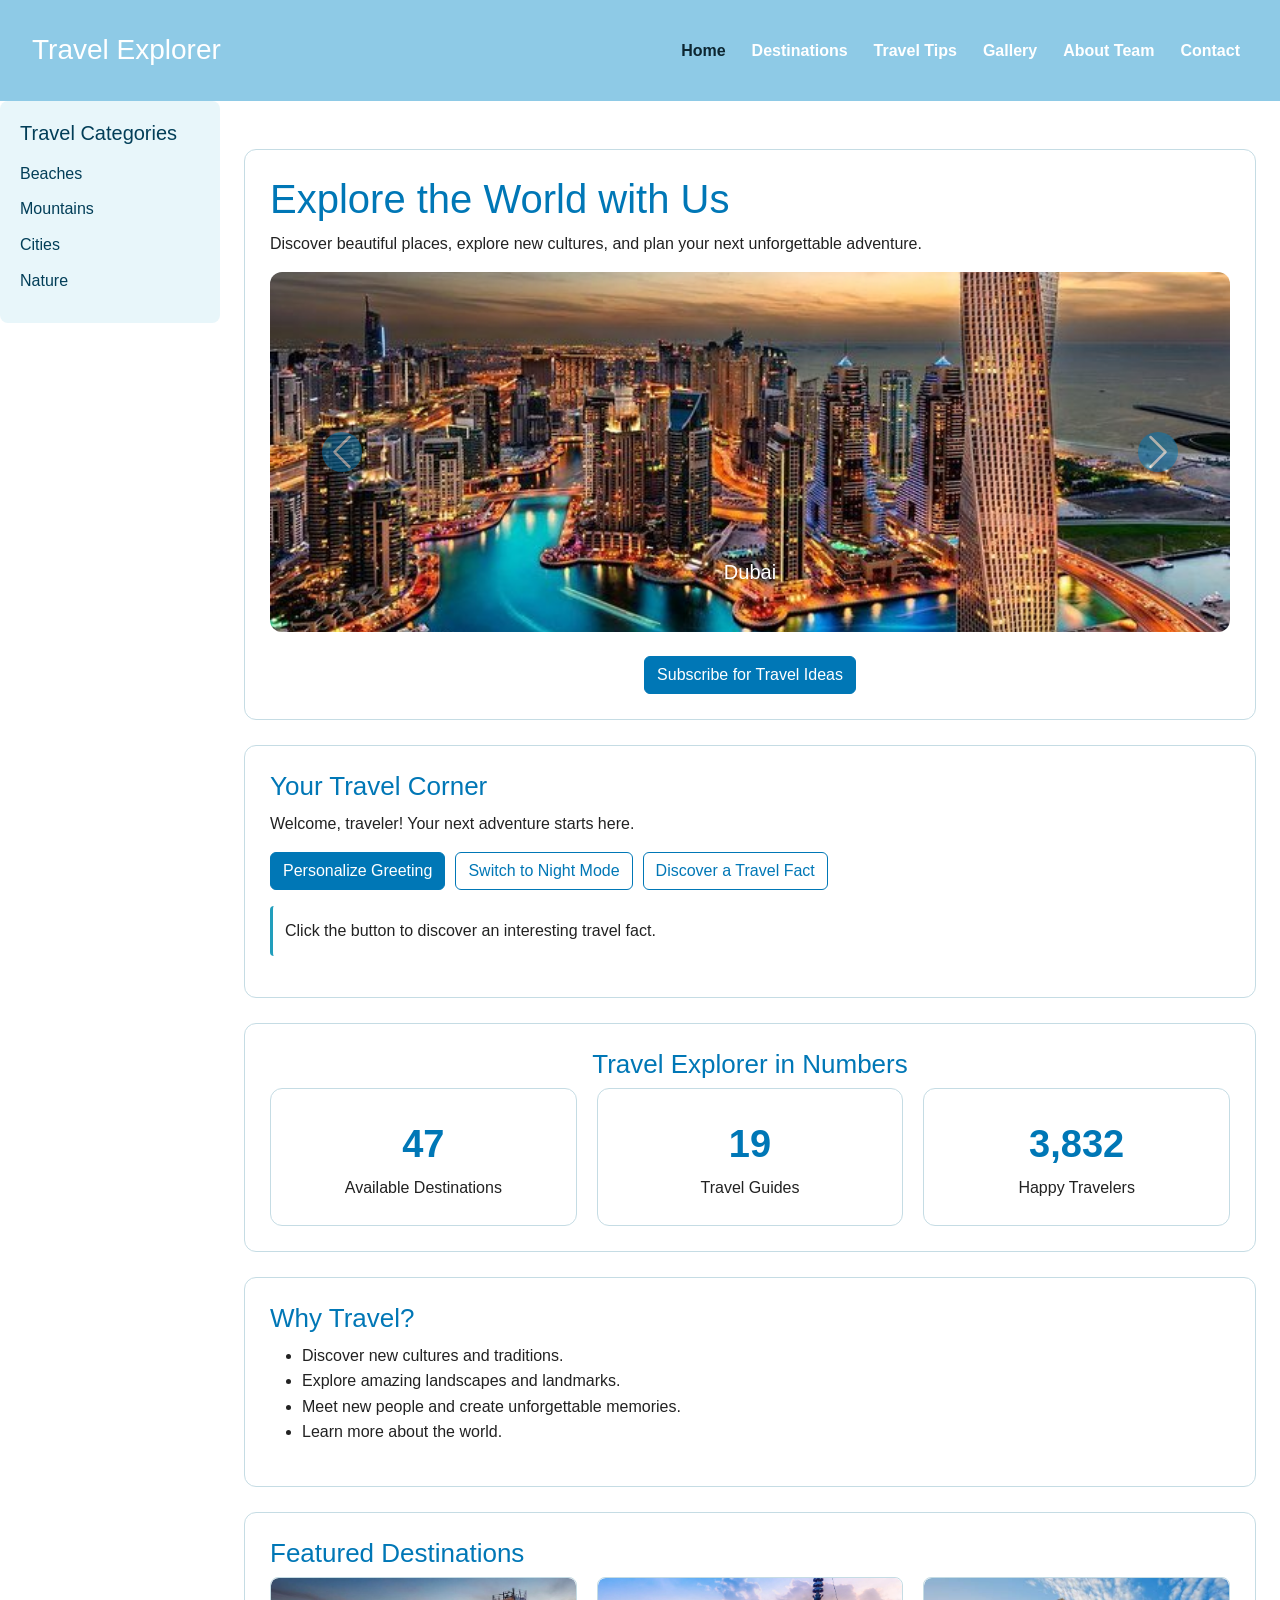
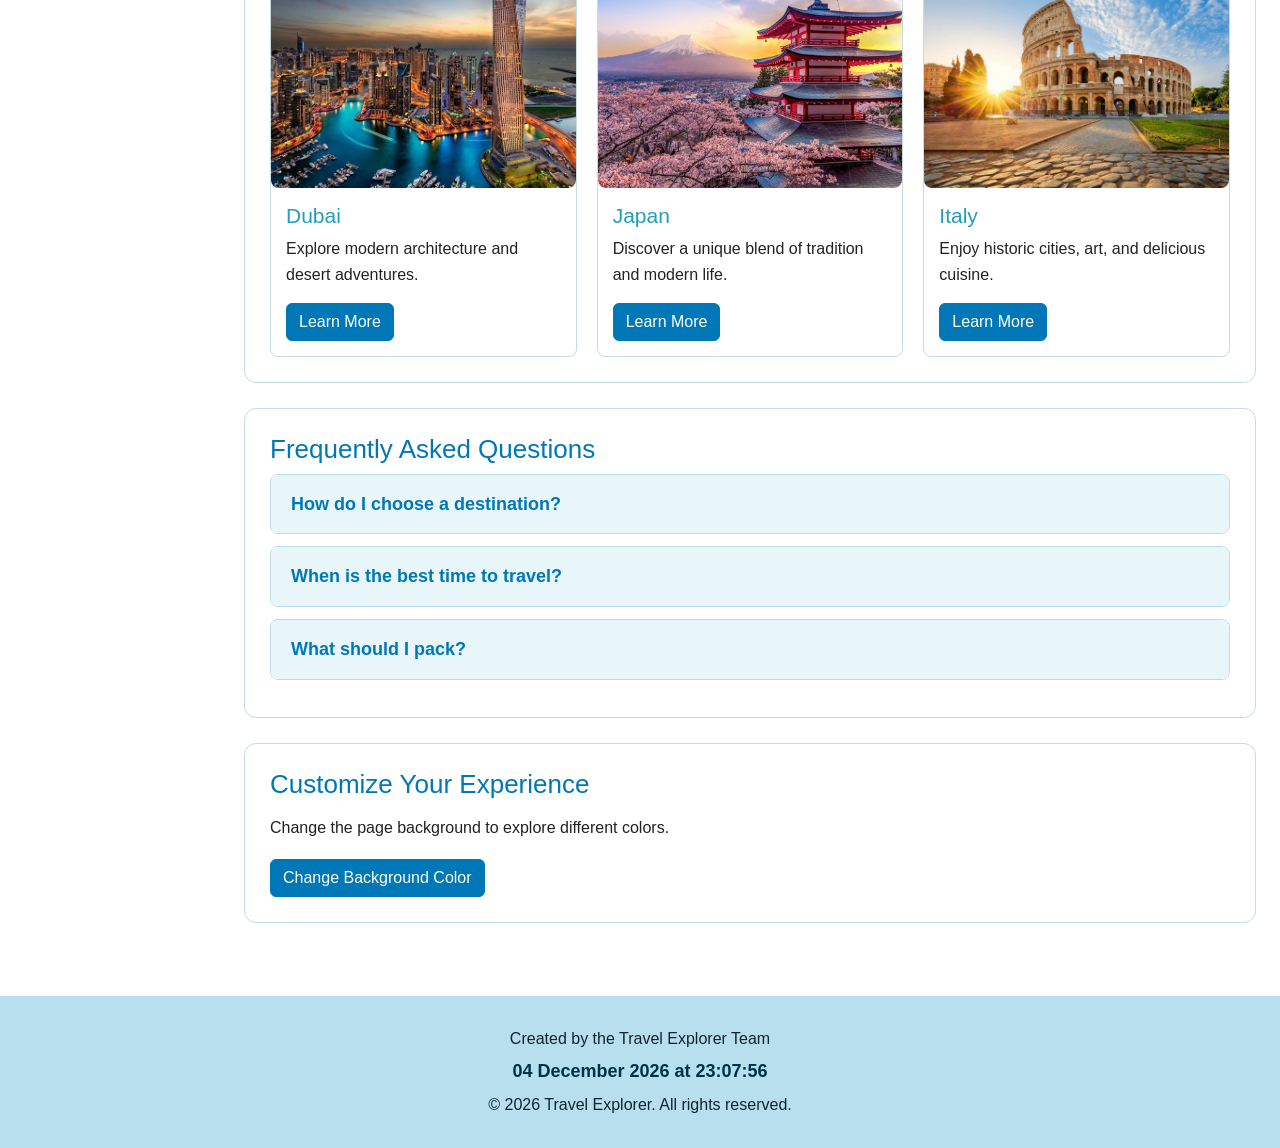
<file: index.html>
<!DOCTYPE html>
<html lang="en">

<head>
    <meta charset="UTF-8">
    <meta name="viewport" content="width=device-width, initial-scale=1.0">
    <title>Travel Explorer - Home</title>

    <link href="https://cdn.jsdelivr.net/npm/bootstrap@5.3.3/dist/css/bootstrap.min.css" rel="stylesheet">
    <link rel="stylesheet" href="css/style.css">
    <script src="https://code.jquery.com/jquery-3.7.1.min.js"></script>
</head>

<body>

    <div id="scrollProgress"></div>

    <header class="site-header">
        <nav class="navbar navbar-expand-lg" aria-label="Main navigation">
            <div class="container-fluid">

                <a class="navbar-brand" href="index.html">Travel Explorer</a>

                <button class="navbar-toggler" type="button" data-bs-toggle="collapse"
                    data-bs-target="#mainNavbar" aria-controls="mainNavbar"
                    aria-expanded="false" aria-label="Toggle navigation">
                    <span class="navbar-toggler-icon"></span>
                </button>

                <div class="collapse navbar-collapse" id="mainNavbar">
                    <ul class="navbar-nav ms-auto">

                        <li class="nav-item">
                            <a class="nav-link active" href="index.html">Home</a>
                        </li>

                        <li class="nav-item">
                            <a class="nav-link" href="destinations.html">Destinations</a>
                        </li>

                        <li class="nav-item">
                            <a class="nav-link" href="tips.html">Travel Tips</a>
                        </li>

                        <li class="nav-item">
                            <a class="nav-link" href="gallery.html">Gallery</a>
                        </li>

                        <li class="nav-item">
                            <a class="nav-link" href="about.html">About Team</a>
                        </li>

                        <li class="nav-item">
                            <a class="nav-link" href="contact.html">Contact</a>
                        </li>

                    </ul>
                </div>
            </div>
        </nav>
    </header>

    <div class="page-layout">

        <aside class="sidebar">
            <h2>Travel Categories</h2>
            <ul>
                <li><a href="destinations.html">Beaches</a></li>
                <li><a href="destinations.html">Mountains</a></li>
                <li><a href="destinations.html">Cities</a></li>
                <li><a href="destinations.html">Nature</a></li>
            </ul>
        </aside>

        <main class="page-main container py-4">

            <section class="content-box">

                <h1>Explore the World with Us</h1>

                <p>
                    Discover beautiful places, explore new cultures,
                    and plan your next unforgettable adventure.
                </p>

                <div id="travelCarousel" class="carousel slide" data-bs-ride="carousel">

                    <div class="carousel-inner">

                        <div class="carousel-item active">
                            <img src="images/dubai.jpg" class="d-block w-100" alt="Dubai">
                            <div class="carousel-caption"><h5>Dubai</h5></div>
                        </div>

                        <div class="carousel-item">
                            <img src="images/japan.jpg" class="d-block w-100" alt="Japan">
                            <div class="carousel-caption"><h5>Japan</h5></div>
                        </div>

                        <div class="carousel-item">
                            <img src="images/italy.jpeg" class="d-block w-100" alt="Italy">
                            <div class="carousel-caption"><h5>Italy</h5></div>
                        </div>

                        <div class="carousel-item">
                            <img src="images/greece.jpg" class="d-block w-100" alt="Greece">
                            <div class="carousel-caption"><h5>Greece</h5></div>
                        </div>

                        <div class="carousel-item">
                            <img src="images/bora-bora.jpeg" class="d-block w-100" alt="Bora Bora">
                            <div class="carousel-caption"><h5>Bora Bora</h5></div>
                        </div>

                        <div class="carousel-item">
                            <img src="images/netherlands.jpeg" class="d-block w-100" alt="Netherlands">
                            <div class="carousel-caption"><h5>Netherlands</h5></div>
                        </div>

                        <div class="carousel-item">
                            <img src="images/switzerland.jpeg" class="d-block w-100" alt="Switzerland">
                            <div class="carousel-caption"><h5>Switzerland</h5></div>
                        </div>

                        <div class="carousel-item">
                            <img src="images/paris.jpeg" class="d-block w-100" alt="Paris">
                            <div class="carousel-caption"><h5>Paris</h5></div>
                        </div>

                        <div class="carousel-item">
                            <img src="images/istanbul.jpeg" class="d-block w-100" alt="Istanbul">
                            <div class="carousel-caption"><h5>Istanbul</h5></div>
                        </div>

                    </div>

                    <button class="carousel-control-prev" type="button"
                        data-bs-target="#travelCarousel" data-bs-slide="prev">
                        <span class="carousel-control-prev-icon"></span>
                    </button>

                    <button class="carousel-control-next" type="button"
                        data-bs-target="#travelCarousel" data-bs-slide="next">
                        <span class="carousel-control-next-icon"></span>
                    </button>

                </div>

                <div class="text-center mt-4">
                    <button id="openSubscribeBtn" class="btn btn-primary" type="button">
                        Subscribe for Travel Ideas
                    </button>
                </div>

            </section>

            <section class="content-box interactive-travel-panel" id="travelTools">

                <h2>Your Travel Corner</h2>

                <p id="travelerGreeting">
                    Welcome, traveler! Your next adventure starts here.
                </p>

                <div class="travel-tools-buttons">

                    <button id="greetingButton" class="btn btn-primary" type="button">
                        Personalize Greeting
                    </button>

                    <button id="themeToggle" class="btn btn-outline-primary" type="button">
                        Switch to Night Mode
                    </button>

                    <button id="factButton" class="btn btn-outline-primary" type="button">
                        Discover a Travel Fact
                    </button>

                </div>

                <p id="travelFact" class="travel-fact" aria-live="polite">
                    Click the button to discover an interesting travel fact.
                </p>

            </section>

            <section class="content-box statistics-section" id="statistics">

                <h2>Travel Explorer in Numbers</h2>

                <div class="statistics-grid">

                    <div class="statistic-card">
                        <span class="statistic-number" data-target="120">0</span>
                        <p>Available Destinations</p>
                    </div>

                    <div class="statistic-card">
                        <span class="statistic-number" data-target="50">0</span>
                        <p>Travel Guides</p>
                    </div>

                    <div class="statistic-card">
                        <span class="statistic-number" data-target="10000">0</span>
                        <p>Happy Travelers</p>
                    </div>

                </div>

            </section>

            <section class="content-box">

                <h2>Why Travel?</h2>

                <ul>
                    <li>Discover new cultures and traditions.</li>
                    <li>Explore amazing landscapes and landmarks.</li>
                    <li>Meet new people and create unforgettable memories.</li>
                    <li>Learn more about the world.</li>
                </ul>

            </section>

            <section class="content-box">

                <h2>Featured Destinations</h2>

                <div class="gallery-grid">

                    <article class="gallery-card">
                        <img src="images/dubai.jpg" alt="Dubai skyline">
                        <div class="card-body">
                            <h3>Dubai</h3>
                            <p>Explore modern architecture and desert adventures.</p>
                            <a href="destinations.html#dubai" class="btn btn-primary">Learn More</a>
                        </div>
                    </article>

                    <article class="gallery-card">
                        <img src="images/japan.jpg" alt="Japan landscape">
                        <div class="card-body">
                            <h3>Japan</h3>
                            <p>Discover a unique blend of tradition and modern life.</p>
                            <a href="destinations.html#japan" class="btn btn-primary">Learn More</a>
                        </div>
                    </article>

                    <article class="gallery-card">
                        <img src="images/italy.jpeg" alt="Italy landscape">
                        <div class="card-body">
                            <h3>Italy</h3>
                            <p>Enjoy historic cities, art, and delicious cuisine.</p>
                            <a href="destinations.html#italy" class="btn btn-primary">Learn More</a>
                        </div>
                    </article>

                </div>

            </section>

            <section class="content-box">

                <h2>Frequently Asked Questions</h2>

                <div class="faq-item">
                    <button class="faq-question" type="button" aria-expanded="false">
                        How do I choose a destination?
                    </button>
                    <div class="faq-answer">
                        <p>Consider your budget, preferred climate, interests, and activities.</p>
                    </div>
                </div>

                <div class="faq-item">
                    <button class="faq-question" type="button" aria-expanded="false">
                        When is the best time to travel?
                    </button>
                    <div class="faq-answer">
                        <p>The best time depends on the destination and local weather.</p>
                    </div>
                </div>

                <div class="faq-item">
                    <button class="faq-question" type="button" aria-expanded="false">
                        What should I pack?
                    </button>
                    <div class="faq-answer">
                        <p>Pack according to the weather, trip duration, and planned activities.</p>
                    </div>
                </div>

            </section>

            <section class="content-box color-changer-section">

                <h2>Customize Your Experience</h2>

                <p>Change the page background to explore different colors.</p>

                <button id="colorButton" class="btn btn-primary" type="button">
                    Change Background Color
                </button>

            </section>

        </main>
    </div>

    <footer class="site-footer">
        <p>Created by the Travel Explorer Team</p>
        <p id="currentDateTime" aria-live="off"></p>
        <p>&copy; 2026 Travel Explorer. All rights reserved.</p>
    </footer>

    <div id="subscribePopup" class="popup-overlay" aria-hidden="true">

        <div class="popup-dialog" role="dialog" aria-modal="true" aria-labelledby="subscribeTitle">

            <button id="closeSubscribeBtn" class="popup-close" type="button"
            aria-label="Close popup">&times;</button>

            <h2 id="subscribeTitle">Subscribe for Travel Ideas</h2>

            <p>Get inspiration for your next adventure.</p>

            <form id="subscribeForm" novalidate>

                <div class="mb-3">
                    <label for="subscriberName" class="form-label">Name</label>
                    <input id="subscriberName" class="form-control" type="text" required>
                </div>

                <div class="mb-3">
                    <label for="subscriberEmail" class="form-label">Email</label>
                    <input id="subscriberEmail" class="form-control" type="email" required>
                </div>

                <div class="mb-3">
                    <label for="subscriberPassword" class="form-label">Password</label>
                    <input id="subscriberPassword" class="form-control" type="password" minlength="6" required>
                </div>

                <div class="mb-3">
                    <label for="confirmPassword" class="form-label">Confirm Password</label>
                    <input id="confirmPassword" class="form-control" type="password" minlength="6" required>
                </div>

                <p id="formMessage" role="status" aria-live="polite"></p>

                <button class="btn btn-primary w-100" type="submit">
                    Subscribe
                </button>

            </form>
        </div>
    </div>

    <script src="https://cdn.jsdelivr.net/npm/bootstrap@5.3.3/dist/js/bootstrap.bundle.min.js"></script>
    <script src="js/sound.js"></script>
    <script src="js/clock.js"></script>
    <script src="js/nav.js"></script>
    <script src="js/script.js"></script>
    <script src="js/index.js"></script>

</body>
</html>
</file>
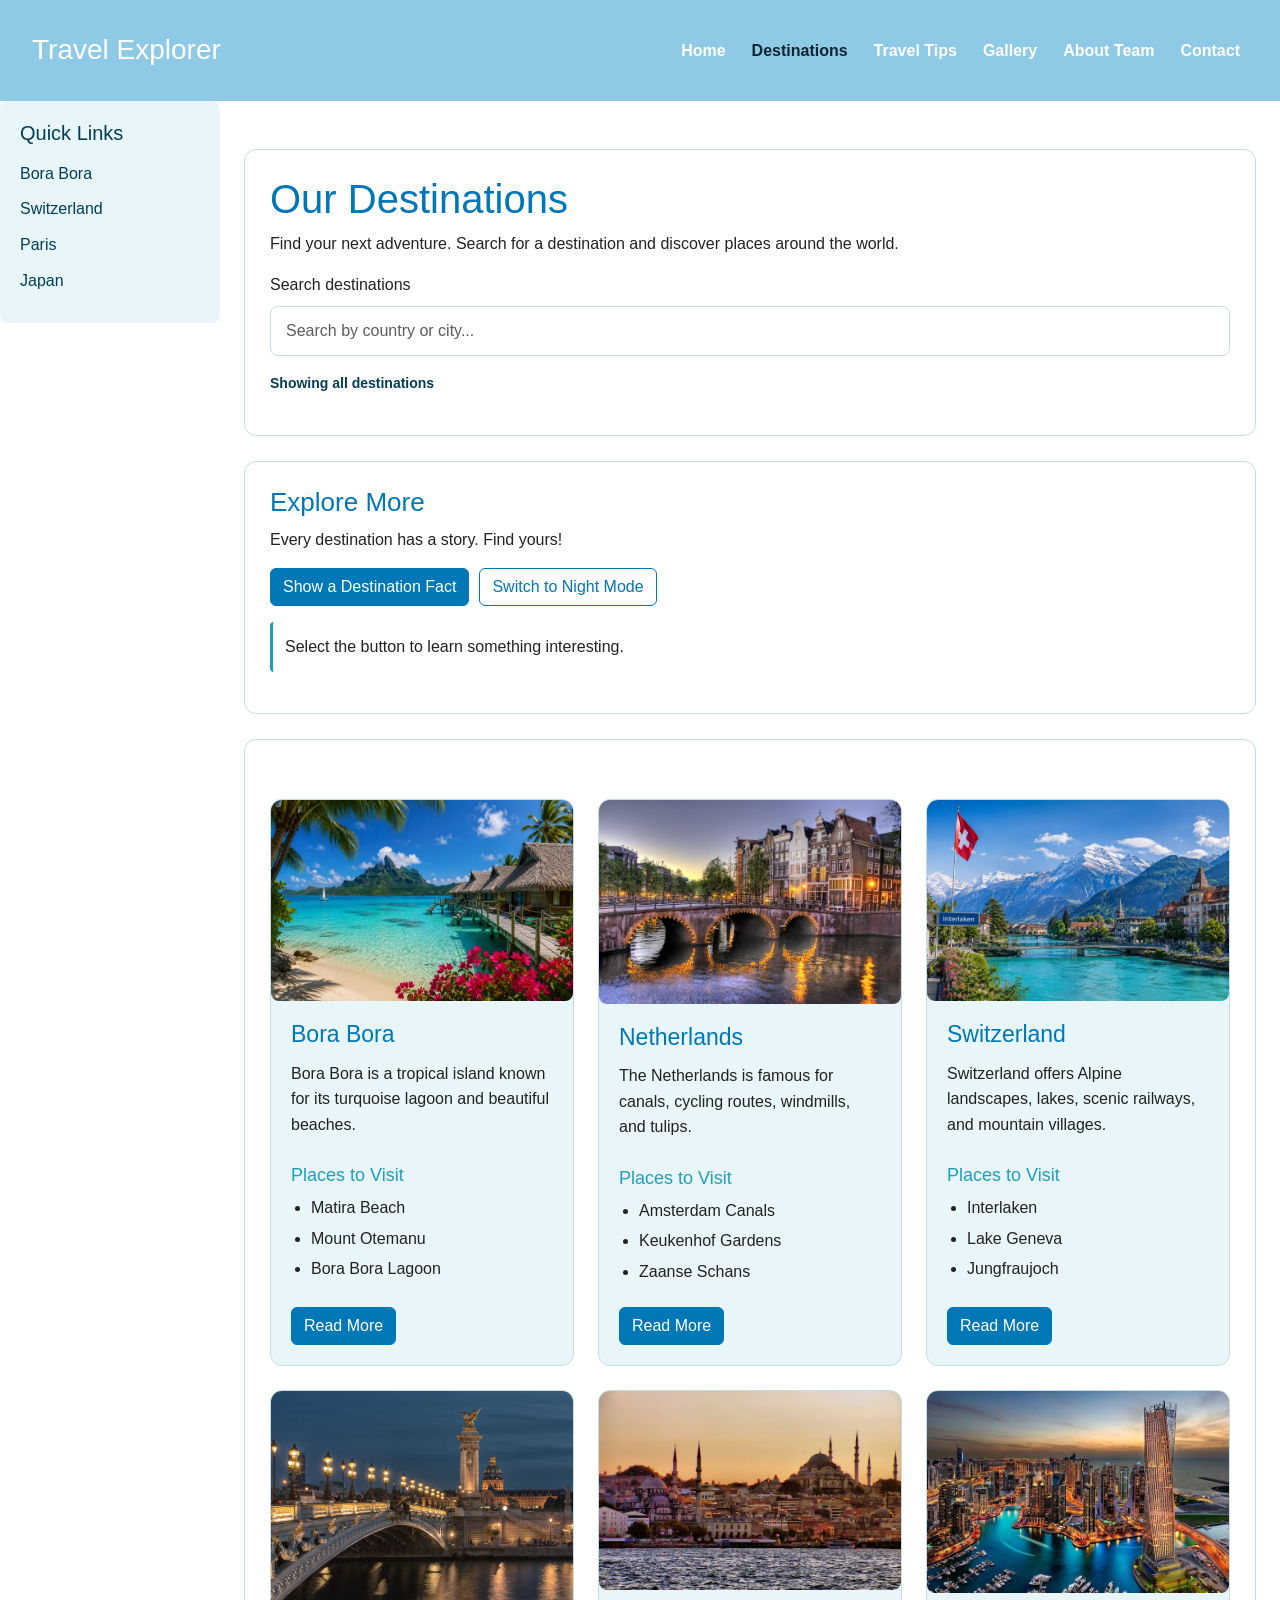
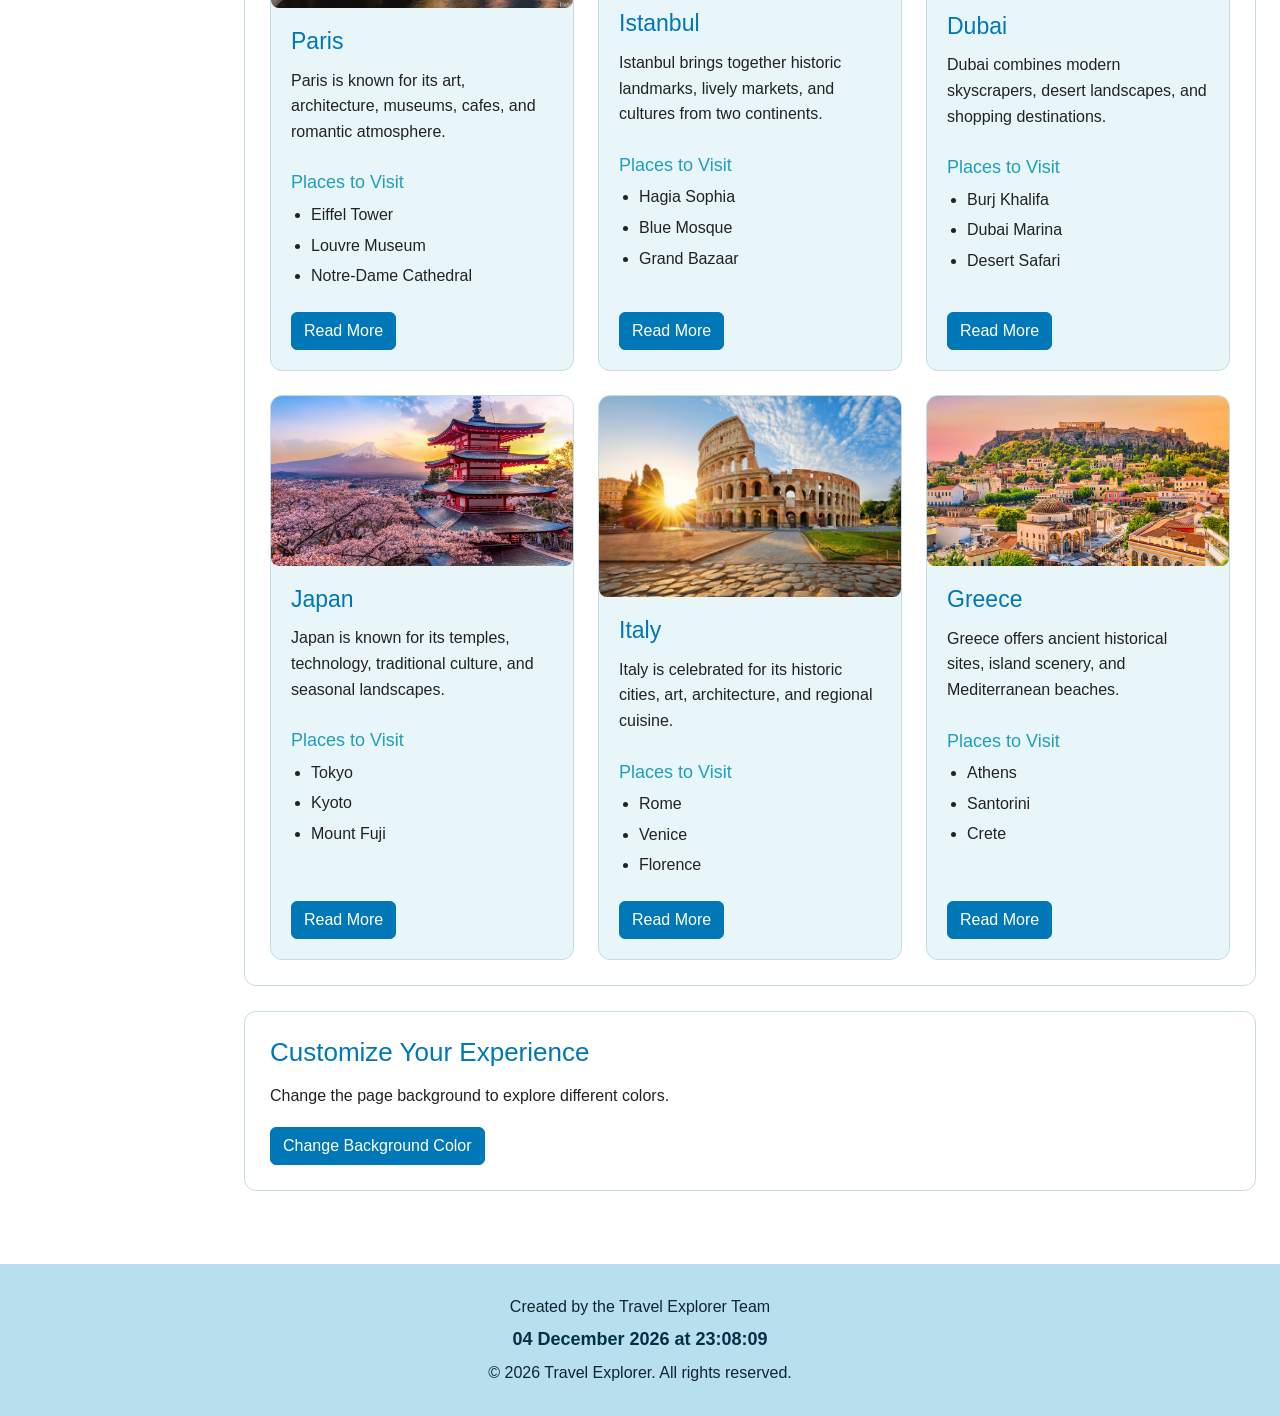
<file: destinations.html>
<!DOCTYPE html>
<html lang="en">

<head>
    <meta charset="UTF-8">
    <meta name="viewport" content="width=device-width, initial-scale=1.0">
    <title>Travel Explorer - Destinations</title>

    <link href="https://cdn.jsdelivr.net/npm/bootstrap@5.3.3/dist/css/bootstrap.min.css" rel="stylesheet">
    <link rel="stylesheet" href="css/style.css">
    <link rel="stylesheet" href="css/destinations.css">
    <script src="https://code.jquery.com/jquery-3.7.1.min.js"></script>
</head>

<body>

    <div id="scrollProgress"></div>

    <header class="site-header">
        <nav class="navbar navbar-expand-lg" aria-label="Main navigation">

            <div class="container-fluid">

                <a class="navbar-brand" href="index.html">Travel Explorer</a>

                <button class="navbar-toggler" type="button" data-bs-toggle="collapse"
                    data-bs-target="#mainNavbar" aria-controls="mainNavbar"
                    aria-expanded="false" aria-label="Toggle navigation">
                    <span class="navbar-toggler-icon"></span>
                </button>

                <div class="collapse navbar-collapse" id="mainNavbar">

                    <ul class="navbar-nav ms-auto">

                        <li class="nav-item">
                            <a class="nav-link" href="index.html">Home</a>
                        </li>

                        <li class="nav-item">
                            <a class="nav-link active" href="destinations.html" aria-current="page">
                                Destinations
                            </a>
                        </li>

                        <li class="nav-item">
                            <a class="nav-link" href="tips.html">Travel Tips</a>
                        </li>

                        <li class="nav-item">
                            <a class="nav-link" href="gallery.html">Gallery</a>
                        </li>

                        <li class="nav-item">
                            <a class="nav-link" href="about.html">About Team</a>
                        </li>

                        <li class="nav-item">
                            <a class="nav-link" href="contact.html">Contact</a>
                        </li>

                    </ul>
                </div>
            </div>
        </nav>
    </header>

    <div class="page-layout">

        <aside class="sidebar">

            <h2>Quick Links</h2>

            <ul>
                <li><a href="#bora-bora">Bora Bora</a></li>
                <li><a href="#switzerland">Switzerland</a></li>
                <li><a href="#paris">Paris</a></li>
                <li><a href="#japan">Japan</a></li>
            </ul>

        </aside>

        <main class="page-main container py-4">

            <section class="content-box">

                <h1>Our Destinations</h1>

                <p>
                    Find your next adventure. Search for a destination
                    and discover places around the world.
                </p>

                <label for="destinationSearch" class="form-label">
                    Search destinations
                </label>

                <input
                    type="search"
                    id="destinationSearch"
                    class="form-control"
                    placeholder="Search by country or city..."
                    autocomplete="off"
                >

                <p id="searchResultCount" class="mt-3" aria-live="polite">
                    Showing all destinations
                </p>

            </section>

            <section class="content-box interactive-travel-panel">

                <h2>Explore More</h2>

                <p id="destinationGreeting">
                    Every destination has a story. Find yours!
                </p>

                <div class="travel-tools-buttons">

                    <button id="destinationFactButton" class="btn btn-primary" type="button">
                        Show a Destination Fact
                    </button>

                    <button id="destinationThemeToggle" class="btn btn-outline-primary" type="button">
                        Switch to Night Mode
                    </button>

                </div>

                <p id="destinationFact" class="travel-fact" aria-live="polite">
                    Select the button to learn something interesting.
                </p>

            </section>

            <section class="content-box">

                <div class="row g-4" id="destinationGrid">

                    <div class="col-md-6 col-lg-4 destination-column">
                        <article class="destination-card" id="bora-bora">

                            <img src="images/bora-bora.jpeg" alt="Turquoise lagoon in Bora Bora">

                            <div class="card-body">
                                <h2>Bora Bora</h2>

                                <p>
                                    Bora Bora is a tropical island known for
                                    its turquoise lagoon and beautiful beaches.
                                </p>

                                <h3>Places to Visit</h3>

                                <ul>
                                    <li>Matira Beach</li>
                                    <li>Mount Otemanu</li>
                                    <li>Bora Bora Lagoon</li>
                                </ul>

                                <button class="btn btn-primary read-more-btn"
                                    type="button" aria-expanded="false">
                                    Read More
                                </button>

                                <p class="destination-extra d-none">
                                    Bora Bora is ideal for lagoon excursions,
                                    snorkeling, and enjoying island scenery.
                                </p>
                            </div>

                        </article>
                    </div>

                    <div class="col-md-6 col-lg-4 destination-column">
                        <article class="destination-card" id="netherlands">

                            <img src="images/netherlands.jpeg" alt="Netherlands canals">

                            <div class="card-body">
                                <h2>Netherlands</h2>

                                <p>
                                    The Netherlands is famous for canals,
                                    cycling routes, windmills, and tulips.
                                </p>

                                <h3>Places to Visit</h3>

                                <ul>
                                    <li>Amsterdam Canals</li>
                                    <li>Keukenhof Gardens</li>
                                    <li>Zaanse Schans</li>
                                </ul>

                                <button class="btn btn-primary read-more-btn"
                                    type="button" aria-expanded="false">
                                    Read More
                                </button>

                                <p class="destination-extra d-none">
                                    Spring is especially popular for seeing
                                    tulip fields and colorful flower gardens.
                                </p>
                            </div>

                        </article>
                    </div>

                    <div class="col-md-6 col-lg-4 destination-column">
                        <article class="destination-card" id="switzerland">

                            <img src="images/switzerland.jpeg" alt="Swiss mountains">

                            <div class="card-body">
                                <h2>Switzerland</h2>

                                <p>
                                    Switzerland offers Alpine landscapes,
                                    lakes, scenic railways, and mountain villages.
                                </p>

                                <h3>Places to Visit</h3>

                                <ul>
                                    <li>Interlaken</li>
                                    <li>Lake Geneva</li>
                                    <li>Jungfraujoch</li>
                                </ul>

                                <button class="btn btn-primary read-more-btn"
                                    type="button" aria-expanded="false">
                                    Read More
                                </button>

                                <p class="destination-extra d-none">
                                    Visitors can enjoy mountain hiking, skiing,
                                    and panoramic train journeys.
                                </p>
                            </div>

                        </article>
                    </div>

                    <div class="col-md-6 col-lg-4 destination-column">
                        <article class="destination-card" id="paris">

                            <img src="images/paris.jpeg" alt="Paris Eiffel Tower">

                            <div class="card-body">
                                <h2>Paris</h2>

                                <p>
                                    Paris is known for its art, architecture,
                                    museums, cafes, and romantic atmosphere.
                                </p>

                                <h3>Places to Visit</h3>

                                <ul>
                                    <li>Eiffel Tower</li>
                                    <li>Louvre Museum</li>
                                    <li>Notre-Dame Cathedral</li>
                                </ul>

                                <button class="btn btn-primary read-more-btn"
                                    type="button" aria-expanded="false">
                                    Read More
                                </button>

                                <p class="destination-extra d-none">
                                    Walking along the Seine is a wonderful way
                                    to explore the city's historic center.
                                </p>
                            </div>

                        </article>
                    </div>

                    <div class="col-md-6 col-lg-4 destination-column">
                        <article class="destination-card" id="istanbul">

                            <img src="images/istanbul.jpeg" alt="Istanbul cityscape">

                            <div class="card-body">
                                <h2>Istanbul</h2>

                                <p>
                                    Istanbul brings together historic landmarks,
                                    lively markets, and cultures from two continents.
                                </p>

                                <h3>Places to Visit</h3>

                                <ul>
                                    <li>Hagia Sophia</li>
                                    <li>Blue Mosque</li>
                                    <li>Grand Bazaar</li>
                                </ul>

                                <button class="btn btn-primary read-more-btn"
                                    type="button" aria-expanded="false">
                                    Read More
                                </button>

                                <p class="destination-extra d-none">
                                    A Bosphorus cruise offers views of the city
                                    from the water.
                                </p>
                            </div>

                        </article>
                    </div>

                    <div class="col-md-6 col-lg-4 destination-column">
                        <article class="destination-card" id="dubai">

                            <img src="images/dubai.jpg" alt="Dubai skyline">

                            <div class="card-body">
                                <h2>Dubai</h2>

                                <p>
                                    Dubai combines modern skyscrapers,
                                    desert landscapes, and shopping destinations.
                                </p>

                                <h3>Places to Visit</h3>

                                <ul>
                                    <li>Burj Khalifa</li>
                                    <li>Dubai Marina</li>
                                    <li>Desert Safari</li>
                                </ul>

                                <button class="btn btn-primary read-more-btn"
                                    type="button" aria-expanded="false">
                                    Read More
                                </button>

                                <p class="destination-extra d-none">
                                    Visitors can combine city sightseeing
                                    with desert activities and waterfront walks.
                                </p>
                            </div>

                        </article>
                    </div>

                    <div class="col-md-6 col-lg-4 destination-column">
                        <article class="destination-card" id="japan">

                            <img src="images/japan.jpg" alt="Japan scenery">

                            <div class="card-body">
                                <h2>Japan</h2>

                                <p>
                                    Japan is known for its temples, technology,
                                    traditional culture, and seasonal landscapes.
                                </p>

                                <h3>Places to Visit</h3>

                                <ul>
                                    <li>Tokyo</li>
                                    <li>Kyoto</li>
                                    <li>Mount Fuji</li>
                                </ul>

                                <button class="btn btn-primary read-more-btn"
                                    type="button" aria-expanded="false">
                                    Read More
                                </button>

                                <p class="destination-extra d-none">
                                    Cherry blossom season is popular, but exact
                                    flowering dates vary each year.
                                </p>
                            </div>

                        </article>
                    </div>

                    <div class="col-md-6 col-lg-4 destination-column">
                        <article class="destination-card" id="italy">

                            <img src="images/italy.jpeg" alt="Italy architecture">

                            <div class="card-body">
                                <h2>Italy</h2>

                                <p>
                                    Italy is celebrated for its historic cities,
                                    art, architecture, and regional cuisine.
                                </p>

                                <h3>Places to Visit</h3>

                                <ul>
                                    <li>Rome</li>
                                    <li>Venice</li>
                                    <li>Florence</li>
                                </ul>

                                <button class="btn btn-primary read-more-btn"
                                    type="button" aria-expanded="false">
                                    Read More
                                </button>

                                <p class="destination-extra d-none">
                                    Each region has its own local dishes,
                                    traditions, and historical attractions.
                                </p>
                            </div>

                        </article>
                    </div>

                    <div class="col-md-6 col-lg-4 destination-column">
                        <article class="destination-card" id="greece">

                            <img src="images/greece.jpg" alt="Greek island">

                            <div class="card-body">
                                <h2>Greece</h2>

                                <p>
                                    Greece offers ancient historical sites,
                                    island scenery, and Mediterranean beaches.
                                </p>

                                <h3>Places to Visit</h3>

                                <ul>
                                    <li>Athens</li>
                                    <li>Santorini</li>
                                    <li>Crete</li>
                                </ul>

                                <button class="btn btn-primary read-more-btn"
                                    type="button" aria-expanded="false">
                                    Read More
                                </button>

                                <p class="destination-extra d-none">
                                    Travelers can explore archaeological sites
                                    and visit islands with different landscapes.
                                </p>
                            </div>

                        </article>
                    </div>

                    <div class="col-12 d-none" id="noDestinationsMessage">
                        <p class="text-center">
                            No destinations found. Try another search.
                        </p>
                    </div>

                </div>

            </section>

            <section class="content-box color-changer-section">

                <h2>Customize Your Experience</h2>

                <p>Change the page background to explore different colors.</p>

                <button id="colorButton" class="btn btn-primary" type="button">
                    Change Background Color
                </button>

            </section>

        </main>
    </div>

    <footer class="site-footer">
        <p>Created by the Travel Explorer Team</p>
        <p id="currentDateTime" aria-live="off"></p>
        <p>&copy; 2026 Travel Explorer. All rights reserved.</p>
    </footer>

    <script src="https://cdn.jsdelivr.net/npm/bootstrap@5.3.3/dist/js/bootstrap.bundle.min.js"></script>
    <script src="js/sound.js"></script>
    <script src="js/clock.js"></script>
    <script src="js/nav.js"></script>
    <script src="js/script.js"></script>
    <script src="js/destinations.js"></script>

</body>
</html>
</file>
<file: css/style.css>
* {
    box-sizing: border-box;
}

:root {
    --travel-blue: #0077b6;
    --travel-blue-dark: #023e58;
    --travel-cyan: #219ebc;
    --travel-header: #8ecae6;
    --travel-pale: #e8f6fa;
    --travel-ink: #0d2631;
    --travel-border: #c5dce4;
}

html {
    scroll-behavior: smooth;
}

body {
    margin: 0;
    font-family: Arial, sans-serif;
    background-color: #ffffff;
    color: #222;
    line-height: 1.6;
    transition: background-color 0.35s ease, color 0.35s ease;
}

img {
    max-width: 100%;
    height: auto;
}


#scrollProgress {
    position: fixed;
    top: 0;
    left: 0;
    width: 0;
    height: 5px;
    background: linear-gradient(90deg, #0077b6, #219ebc, #8ecae6);
    z-index: 9999;
    transition: width 0.1s linear;
}

.page-layout {
    min-height: 100vh;
    display: grid;
    grid-template-columns: 220px minmax(0, 1fr);
    grid-template-rows: auto 1fr auto;
    grid-template-areas:
        "header header"
        "sidebar main"
        "footer footer";
}

.page-header,
.site-header {
    grid-area: header;
    background-color: var(--travel-header);
    padding: 15px 20px;
}

.navbar {
    background-color: var(--travel-header) !important;
}

.logo {
    font-size: 24px;
    font-weight: bold;
    color: white !important;
}

.navbar-brand {
    font-size: 28px;
    color: white !important;
}

.navbar-nav {
    gap: 10px;
}

.nav-link {
    color: white !important;
    font-weight: bold;
}

.nav-link:hover,
.nav-link.active {
    color: var(--travel-ink) !important;
}

.page-sidebar,
.sidebar {
    grid-area: sidebar;
    background-color: var(--travel-pale);
    padding: 20px;
    align-self: start;
}

.page-sidebar {
    border-right: 1px solid var(--travel-border);
}

.sidebar {
    border-radius: 8px;
}

.page-sidebar h3,
.sidebar h2 {
    color: var(--travel-blue-dark);
    margin-top: 0;
}

.sidebar h2 {
    font-size: 20px;
}

.page-sidebar ul {
    padding-left: 20px;
}

.sidebar ul {
    list-style: none;
    padding: 0;
    margin: 16px 0 0;
}

.page-sidebar li,
.sidebar li {
    margin-bottom: 10px;
}

.page-sidebar a,
.sidebar a {
    color: var(--travel-blue-dark);
    text-decoration: none;
}

.page-sidebar a:hover,
.sidebar a:hover {
    text-decoration: underline;
}

.page-main {
    grid-area: main;
    width: 100%;
    max-width: 1200px;
    min-width: 0;
    margin: 24px auto;
    padding: 0 24px;
}

.page-main > section,
.content-box {
    background-color: white;
    margin-bottom: 25px;
    padding: 25px;
    border: 1px solid var(--travel-border);
    border-radius: 12px;
}

main > section {
    background-color: white;
}

h1 {
    font-size: 40px;
    color: var(--travel-blue);
}

h2 {
    font-size: 26px;
    color: var(--travel-blue);
}

h3 {
    font-size: 21px;
    color: var(--travel-cyan);
}

p {
    font-size: 16px;
    line-height: 1.6;
}

.page-main section img {
    max-width: 100%;
    height: auto;
    border-radius: 8px;
}

.card {
    border: 1px solid #dee2e6;
    border-radius: 12px;
    background-color: white;
}

.card-title {
    color: #212529;
}

.card-body {
    padding: 15px;
}

.card-img-top {
    width: 100%;
    height: 200px;
    object-fit: cover;
    display: block;
}

.bootstrap-card-img {
    height: 300px;
    object-fit: cover;
}

.gallery {
    display: grid;
    grid-template-columns: repeat(3, minmax(0, 1fr));
    gap: 20px;
    margin-top: 20px;
}

.gallery .card {
    overflow: hidden;
}

.gallery .card img {
    width: 100%;
    height: 200px;
    object-fit: cover;
    display: block;
}

.gallery .card-body {
    padding: 20px;
}

.gallery-grid {
    display: grid;
    grid-template-columns: repeat(3, minmax(0, 1fr));
    gap: 20px;
}

.gallery-card {
    overflow: hidden;
    background-color: white;
    border: 1px solid var(--travel-border);
    border-radius: 8px;
    transition: transform 0.2s ease, box-shadow 0.2s ease;
}

.gallery-grid .gallery-card img,
.gallery-card img {
    display: block;
    width: 100%;
    height: 210px;
    object-fit: cover;
}

.gallery .card:hover,
.gallery-card:hover {
    transform: translateY(-3px);
    box-shadow: 0 4px 10px rgba(0, 0, 0, 0.15);
}

.main-gallery-image {
    text-align: center;
}

#mainGalleryImage {
    width: 100%;
    max-height: 450px;
    object-fit: cover;
    transition: opacity 0.3s ease;
}

.gallery-thumbnails {
    display: flex;
    flex-wrap: wrap;
    justify-content: center;
    gap: 10px;
}

.gallery-thumbnail {
    padding: 3px;
    border: 2px solid transparent;
    border-radius: 8px;
    background: transparent;
    cursor: pointer;
    transition: transform 0.2s ease, border-color 0.2s ease;
}

.gallery-thumbnail img {
    display: block;
    width: 85px;
    height: 65px;
    object-fit: cover;
    border-radius: 5px;
}

.gallery-thumbnail:hover {
    transform: scale(1.05);
}

.gallery-thumbnail.active {
    border-color: #0d6efd;
}

#galleryMessage {
    margin-top: 12px;
    text-align: center;
}

.btn-primary {
    background-color: var(--travel-blue);
    border-color: var(--travel-blue);
}

.btn-primary:hover {
    background-color: var(--travel-blue-dark);
    border-color: var(--travel-blue-dark);
}

.btn-secondary {
    background-color: var(--travel-cyan);
    border-color: var(--travel-cyan);
}

.btn-secondary:hover {
    background-color: #176f85;
    border-color: #176f85;
}

.btn-outline-primary {
    color: var(--travel-blue);
    border-color: var(--travel-blue);
}

.btn-outline-primary:hover {
    background-color: var(--travel-blue);
    border-color: var(--travel-blue);
    color: white;
}

.carousel {
    border-radius: 12px;
    overflow: hidden;
}

.carousel .carousel-item img {
    width: 100%;
    height: 360px;
    object-fit: cover;
    display: block;
}

.carousel-control-prev-icon,
.carousel-control-next-icon {
    background-color: var(--travel-blue);
    border-radius: 50%;
    padding: 20px;
}

.destination-details {
    background-color: white;
    border: 1px solid var(--travel-border);
    border-radius: 12px;
}

.destination-card {
    background-color: var(--travel-pale);
    border: 1px solid var(--travel-border);
    border-radius: 12px;
}

.destination-card h2 {
    color: var(--travel-blue);
}

.destination-card h3 {
    color: var(--travel-cyan);
}

.statistics-section {
    text-align: center;
    background-color: var(--travel-pale);
    border: 1px solid var(--travel-border);
    border-radius: 12px;
    padding: 35px 25px;
    margin-bottom: 25px;
}

.statistics-grid {
    display: grid;
    grid-template-columns: repeat(3, minmax(0, 1fr));
    gap: 20px;
}

.statistic-card {
    background-color: white;
    padding: 25px 15px;
    border: 1px solid var(--travel-border);
    border-radius: 12px;
    transition: transform 0.3s ease;
}

.statistic-card:hover {
    transform: translateY(-5px);
}

.statistic-number {
    display: block;
    color: var(--travel-blue);
    font-size: 38px;
    font-weight: bold;
}

.statistic-card p {
    margin: 0;
}

.team-container {
    display: flex;
    flex-wrap: wrap;
    gap: 25px;
    justify-content: space-between;
}

.team-card {
    flex: 1 1 calc(33.333% - 25px);
    min-width: 0;
    display: flex;
    flex-direction: column;
    align-items: center;
    padding: 25px;
    background-color: white;
    border: 1px solid var(--travel-border);
    border-radius: 12px;
    text-align: center;
    transition: transform 0.2s ease, box-shadow 0.2s ease;
}

.team-card:hover {
    transform: translateY(-5px);
    box-shadow: 0 6px 15px rgba(0, 0, 0, 0.1);
}

.team-photo {
    width: 150px;
    height: 150px;
    object-fit: cover;
    border-radius: 50%;
    margin-bottom: 10px;
}

.team-card h3 {
    color: var(--travel-cyan);
}

.team-card p {
    flex-grow: 1;
}

.team-card.card-selected {
    animation: teamSelect 0.4s ease;
}

@keyframes teamSelect {
    0% { transform: scale(1); }
    50% { transform: scale(1.04); }
    100% { transform: scale(1); }
}

.form-control,
.form-select {
    border-color: #dee2e6;
}

.form-control:focus,
.form-select:focus {
    border-color: var(--travel-blue);
    box-shadow: 0 0 0 0.2rem rgba(0, 119, 182, 0.15);
}

.error-message {
    color: #dc3545;
    font-size: 14px;
    margin-top: 5px;
}

.input-error {
    border-color: #dc3545 !important;
}

.form-message {
    min-height: 1.4em;
    font-size: 0.95rem;
    font-weight: 600;
}

.form-message.success {
    color: #14743c;
}

.form-message.error {
    color: #b42318;
}

#formMessage {
    margin-top: 15px;
    margin-bottom: 0;
}

.faq-section {
    background-color: white;
    border: 1px solid var(--travel-border);
    border-radius: 12px;
    padding: 25px;
    margin-bottom: 25px;
}

.faq-item {
    margin-bottom: 12px;
    border: 1px solid #b8dce8;
    border-radius: 8px;
    overflow: hidden;
    background-color: white;
}

.faq-question {
    display: flex;
    justify-content: space-between;
    align-items: center;
    width: 100%;
    padding: 15px 20px;
    border: none;
    background-color: var(--travel-pale);
    color: var(--travel-blue);
    font-family: Arial, sans-serif;
    font-size: 18px;
    font-weight: bold;
    text-align: left;
    cursor: pointer;
}

.faq-question:hover {
    background-color: #d5edf5;
}

.faq-question:focus-visible {
    outline: 2px solid var(--travel-blue);
    outline-offset: -2px;
}

.faq-question span {
    font-size: 22px;
    margin-left: 15px;
}

.faq-answer {
    max-height: 0;
    overflow: hidden;
    padding: 0 15px;
    background-color: white;
    transition: max-height 0.4s ease, padding 0.35s ease;
}

.faq-answer.active {
    padding: 1px 15px;
}

.faq-answer p {
    margin: 0;
    padding: 15px 5px;
    font-size: 16px;
    line-height: 1.6;
}

.ask-question-section,
.color-changer-section {
    padding: 25px;
    margin-bottom: 25px;
    background-color: var(--travel-pale);
    border: 1px solid #b8dce8;
    border-radius: 12px;
}

.ask-question-section {
    text-align: center;
}

.color-changer-section {
    text-align: left;
    background-color: #ffffff;
    border-color: #dee2e6;
    border-radius: 10px;
    padding: 35px;
}

.ask-question-section p,
.color-changer-section p {
    margin-bottom: 18px;
}

.color-changer-section h2 {
    color: var(--travel-blue);
    margin-bottom: 15px;
}

.popup-overlay {
    position: fixed;
    inset: 0;
    z-index: 2000;
    display: flex;
    align-items: center;
    justify-content: center;
    padding: 20px;
    overflow-y: auto;
    background: rgba(4, 25, 35, 0.65);
    opacity: 0;
    visibility: hidden;
    pointer-events: none;
    transition: opacity 0.25s ease, visibility 0.25s ease;
}

.popup-overlay.is-open,
.popup-overlay.show {
    opacity: 1;
    visibility: visible;
    pointer-events: auto;
}

.popup-dialog,
.popup-content,
.popup-box {
    position: relative;
    width: 100%;
    max-width: 500px;
    max-height: 90vh;
    overflow-y: auto;
    padding: 30px;
    background: white;
    border-radius: 15px;
    box-shadow: 0 8px 30px rgba(0, 0, 0, 0.25);
}

.popup-dialog {
    max-width: 480px;
    padding: 28px;
    transform: translateY(12px);
    transition: transform 0.25s ease;
}

.popup-overlay.is-open .popup-dialog,
.popup-overlay.show .popup-dialog {
    transform: translateY(0);
}

.popup-box {
    max-width: 450px;
}

.popup-content h2 {
    padding-right: 25px;
}

.popup-box h2 {
    margin-bottom: 20px;
}

.popup-close,
.close-popup {
    position: absolute;
    top: 10px;
    right: 15px;
    border: none;
    background: transparent;
    color: var(--travel-ink);
    font-size: 28px;
    cursor: pointer;
    line-height: 1;
}

.popup-close {
    top: 8px;
    right: 12px;
    width: 36px;
    height: 36px;
    border-radius: 50%;
    background: var(--travel-pale);
}

.popup-close:hover,
.close-popup:hover {
    color: var(--travel-blue);
}

#dateTime,
#currentDateTime {
    font-size: 18px;
    color: #023047;
    font-weight: bold;
}

#colorButton {
    background-color: var(--travel-blue);
    border-color: var(--travel-blue);
}

.page-footer,
.site-footer,
body > footer {
    grid-area: footer;
    background-color: #b8dfee !important;
    color: var(--travel-ink) !important;
    text-align: center;
    padding: 24px;
}

.page-footer p,
.site-footer p,
body > footer p {
    margin: 6px 0;
}

.interactive-travel-panel {
    background-color: var(--travel-pale);
}

.travel-tools-buttons {
    display: flex;
    flex-wrap: wrap;
    gap: 10px;
    margin: 16px 0;
}

.travel-fact {
    padding: 12px;
    background-color: white;
    border-left: 3px solid var(--travel-cyan);
    border-radius: 4px;
}

.fact-animation {
    animation: factFade 0.4s ease;
}

@keyframes factFade {
    from {
        opacity: 0;
        transform: translateY(8px);
    }
    to {
        opacity: 1;
        transform: translateY(0);
    }
}

#multiStepForm .form-step {
    display: none;
}

#multiStepForm .form-step.active-step {
    display: block;
    animation: stepFade 0.4s ease;
}

#questionForm .form-step {
    display: block;
}

#questionForm .form-step[hidden] {
    display: none;
}

@keyframes stepFade {
    from {
        opacity: 0;
        transform: translateX(15px);
    }
    to {
        opacity: 1;
        transform: translateX(0);
    }
}

#travelSummary {
    line-height: 1.8;
}

.category-filters {
    display: flex;
    flex-wrap: wrap;
    gap: 8px;
    margin: 12px 0;
}

.category-filters button {
    padding: 8px 12px;
    border: 1px solid #1685bd;
    border-radius: 6px;
    background-color: white;
    color: #0876ad;
    cursor: pointer;
    font-size: 14px;
    transition: background-color 0.25s ease, color 0.25s ease, transform 0.25s ease;
}

.category-filters button:hover,
.category-filters button.active {
    background-color: #1685bd;
    color: white;
}

.category-filters button:hover {
    transform: translateY(-2px);
}

#categoryMessage {
    margin-top: 12px;
    font-size: 14px;
    line-height: 1.5;
}

#tipsContainer .card {
    animation: tipFadeIn 0.35s ease;
}

@keyframes tipFadeIn {
    from {
        opacity: 0;
        transform: translateY(10px);
    }
    to {
        opacity: 1;
        transform: translateY(0);
    }
}

#tipsSearch {
    max-width: 600px;
}

#tipsSearchMessage {
    color: #555;
    font-size: 0.9rem;
}

#tipsContainer mark {
    background-color: #fff176;
    color: #222;
    padding: 0 2px;
    border-radius: 3px;
}

.autocomplete-container {
    position: relative;
    max-width: 500px;
    margin-top: 20px;
}

.suggestions-list {
    display: none;
    position: absolute;
    top: 100%;
    left: 0;
    width: 100%;
    background-color: white;
    border: 1px solid #ddd;
    border-radius: 8px;
    margin-top: 5px;
    overflow: hidden;
    z-index: 1000;
    box-shadow: 0 4px 10px rgba(0, 0, 0, 0.12);
}

.suggestion-item {
    display: block;
    width: 100%;
    padding: 12px 15px;
    border: none;
    background-color: white;
    color: #333;
    text-align: left;
    cursor: pointer;
}

.suggestion-item:hover,
.suggestion-item:focus {
    background-color: #e8f1ff;
    color: #0d6efd;
}


.rating-section {
    margin-top: 20px;
}

.star {
    background: none;
    border: none;
    color: gray;
    font-size: 32px;
    cursor: pointer;
}

.star:hover {
    transform: scale(1.15);
}

body.night-mode {
    background-color: #10232e;
    color: #edf6f9;
}

body.night-mode .page-main > section,
body.night-mode .content-box,
body.night-mode .gallery-card,
body.night-mode .gallery .card,
body.night-mode .destination-card,
body.night-mode .destination-details,
body.night-mode .interactive-travel-panel,
body.night-mode .travel-fact,
body.night-mode .statistics-section,
body.night-mode .faq-section,
body.night-mode .faq-item {
    background-color: #1b3542;
    color: #edf6f9;
    border-color: #345766;
}

body.night-mode h1,
body.night-mode h2,
body.night-mode h3 {
    color: #bdeaff;
}

body.night-mode .statistic-card {
    background-color: #244653;
    color: #edf6f9;
}

body.night-mode .sidebar,
body.night-mode .page-sidebar {
    background-color: #17313e;
}

body.night-mode .sidebar a,
body.night-mode .page-sidebar a {
    color: #d7f1fa;
}

body.night-mode .site-footer,
body.night-mode .page-footer,
body.night-mode body > footer {
    background-color: #081820 !important;
    color: #edf6f9 !important;
}

body.night-mode .faq-question {
    background-color: #244653;
    color: #bdeaff;
}

body.night-mode .faq-answer {
    background-color: #1b3542;
    color: #edf6f9;
}

@media (max-width: 900px) {
    .page-layout {
        grid-template-columns: 180px minmax(0, 1fr);
    }

    h1 {
        font-size: 34px;
    }

    h2 {
        font-size: 23px;
    }

    h3 {
        font-size: 19px;
    }

    .gallery,
    .gallery-grid {
        grid-template-columns: repeat(2, minmax(0, 1fr));
    }

    .carousel .carousel-item img {
        height: 320px;
    }

    .team-card {
        flex: 1 1 calc(50% - 13px);
    }
}

@media (max-width: 600px) {
    .page-layout {
        display: block;
    }

    .page-header,
    .site-header {
        padding: 10px;
    }

    .navbar-brand {
        font-size: 23px;
    }

    .page-sidebar {
        border-right: none;
        border-bottom: 1px solid var(--travel-border);
    }

    .page-main {
        width: 100%;
        margin: 20px auto;
        padding: 0 12px;
    }

    .page-main > section,
    .content-box {
        padding: 15px;
    }

    h1 {
        font-size: 28px;
    }

    h2 {
        font-size: 22px;
    }

    h3 {
        font-size: 19px;
    }

    p {
        font-size: 14px;
    }

    .gallery,
    .gallery-grid {
        grid-template-columns: 1fr;
    }

    .carousel .carousel-item img {
        height: 230px;
    }

    .team-container {
        flex-direction: column;
    }

    .team-card {
        flex: 0 0 100%;
        width: 100%;
        margin-bottom: 20px;
    }

    .bootstrap-card-img {
        height: 200px;
    }

    .faq-question {
        font-size: 16px;
        padding: 12px 15px;
    }

    .faq-answer p {
        font-size: 14px;
        padding: 12px 5px;
    }

    .popup-dialog,
    .popup-content,
    .popup-box {
        padding: 24px 18px;
    }

    #dateTime,
    #currentDateTime {
        font-size: 16px;
    }

    .travel-tools-buttons {
        flex-direction: column;
    }

    .travel-tools-buttons .btn {
        width: 100%;
    }

    .statistics-grid {
        grid-template-columns: 1fr;
    }

    .statistic-number {
        font-size: 32px;
    }
}
</file>
<file: css/destinations.css>
#destinationGrid {
    margin-top: 10px;
}

.destination-column {
    display: flex;
    transition: opacity 0.3s ease, transform 0.3s ease;
}

.destination-card {
    width: 100%;
    height: 100%;
    display: flex;
    flex-direction: column;
    overflow: hidden;
    background-color: var(--travel-pale);
    border: 1px solid var(--travel-border);
    border-radius: 12px;
    transition: transform 0.25s ease, box-shadow 0.25s ease;
}

.destination-card:hover {
    transform: translateY(-5px);
    box-shadow: 0 6px 15px rgba(0, 0, 0, 0.12);
}

.destination-card > img {
    width: 100%;
    height: 220px;
    object-fit: cover;
    display: block;
    border-radius: 0;
}

.destination-card .card-body {
    display: flex;
    flex-direction: column;
    flex-grow: 1;
    padding: 20px;
}

.destination-card h2 {
    color: var(--travel-blue);
    font-size: 23px;
    margin-bottom: 12px;
}

.destination-card h3 {
    color: var(--travel-cyan);
    font-size: 18px;
    margin-top: 12px;
}

.destination-card ul {
    padding-left: 20px;
    margin-bottom: 18px;
}

.destination-card li {
    margin-bottom: 5px;
}

.destination-card .read-more-btn {
    align-self: flex-start;
    margin-top: auto;
}

.destination-extra {
    margin-top: 15px;
    padding: 12px;
    background-color: white;
    border-left: 3px solid var(--travel-cyan);
    border-radius: 6px;
    animation: destinationFade 0.35s ease;
}

@keyframes destinationFade {
    from {
        opacity: 0;
        transform: translateY(8px);
    }

    to {
        opacity: 1;
        transform: translateY(0);
    }
}

#destinationSearch {
    padding: 12px 15px;
    border: 1px solid var(--travel-border);
    border-radius: 8px;
    font-size: 16px;
}

#destinationSearch:focus {
    border-color: var(--travel-blue);
    box-shadow: 0 0 0 0.2rem rgba(0, 119, 182, 0.15);
    outline: none;
}

#searchResultCount {
    color: var(--travel-blue-dark);
    font-weight: 600;
    font-size: 14px;
}

#noDestinationsMessage {
    padding: 25px;
    background-color: var(--travel-pale);
    border: 1px solid var(--travel-border);
    border-radius: 10px;
}

#noDestinationsMessage p {
    margin: 0;
    color: var(--travel-blue-dark);
    font-weight: 600;
}

body.night-mode .destination-card {
    background-color: #1b3542;
    border-color: #345766;
    color: #edf6f9;
}

body.night-mode .destination-card h2,
body.night-mode .destination-card h3 {
    color: #bdeaff;
}

body.night-mode .destination-extra {
    background-color: #244653;
    color: #edf6f9;
}

body.night-mode #destinationSearch {
    background-color: #244653;
    color: white;
    border-color: #345766;
}

body.night-mode #destinationSearch::placeholder {
    color: #c1d6df;
}

body.night-mode #searchResultCount {
    color: #bdeaff;
}

body.night-mode #noDestinationsMessage {
    background-color: #1b3542;
    border-color: #345766;
}

body.night-mode #noDestinationsMessage p {
    color: #bdeaff;
}

@media (max-width: 900px) {
    .destination-card > img {
        height: 200px;
    }

    .destination-card .card-body {
        padding: 16px;
    }

    .destination-card h2 {
        font-size: 21px;
    }
}

@media (max-width: 600px) {
    #destinationGrid {
        row-gap: 18px;
    }

    .destination-card > img {
        height: 220px;
    }

    .destination-card .card-body {
        padding: 18px;
    }

    .destination-card h2 {
        font-size: 21px;
    }

    .destination-card p {
        font-size: 14px;
    }

    #destinationSearch {
        font-size: 14px;
    }
}
</file>
